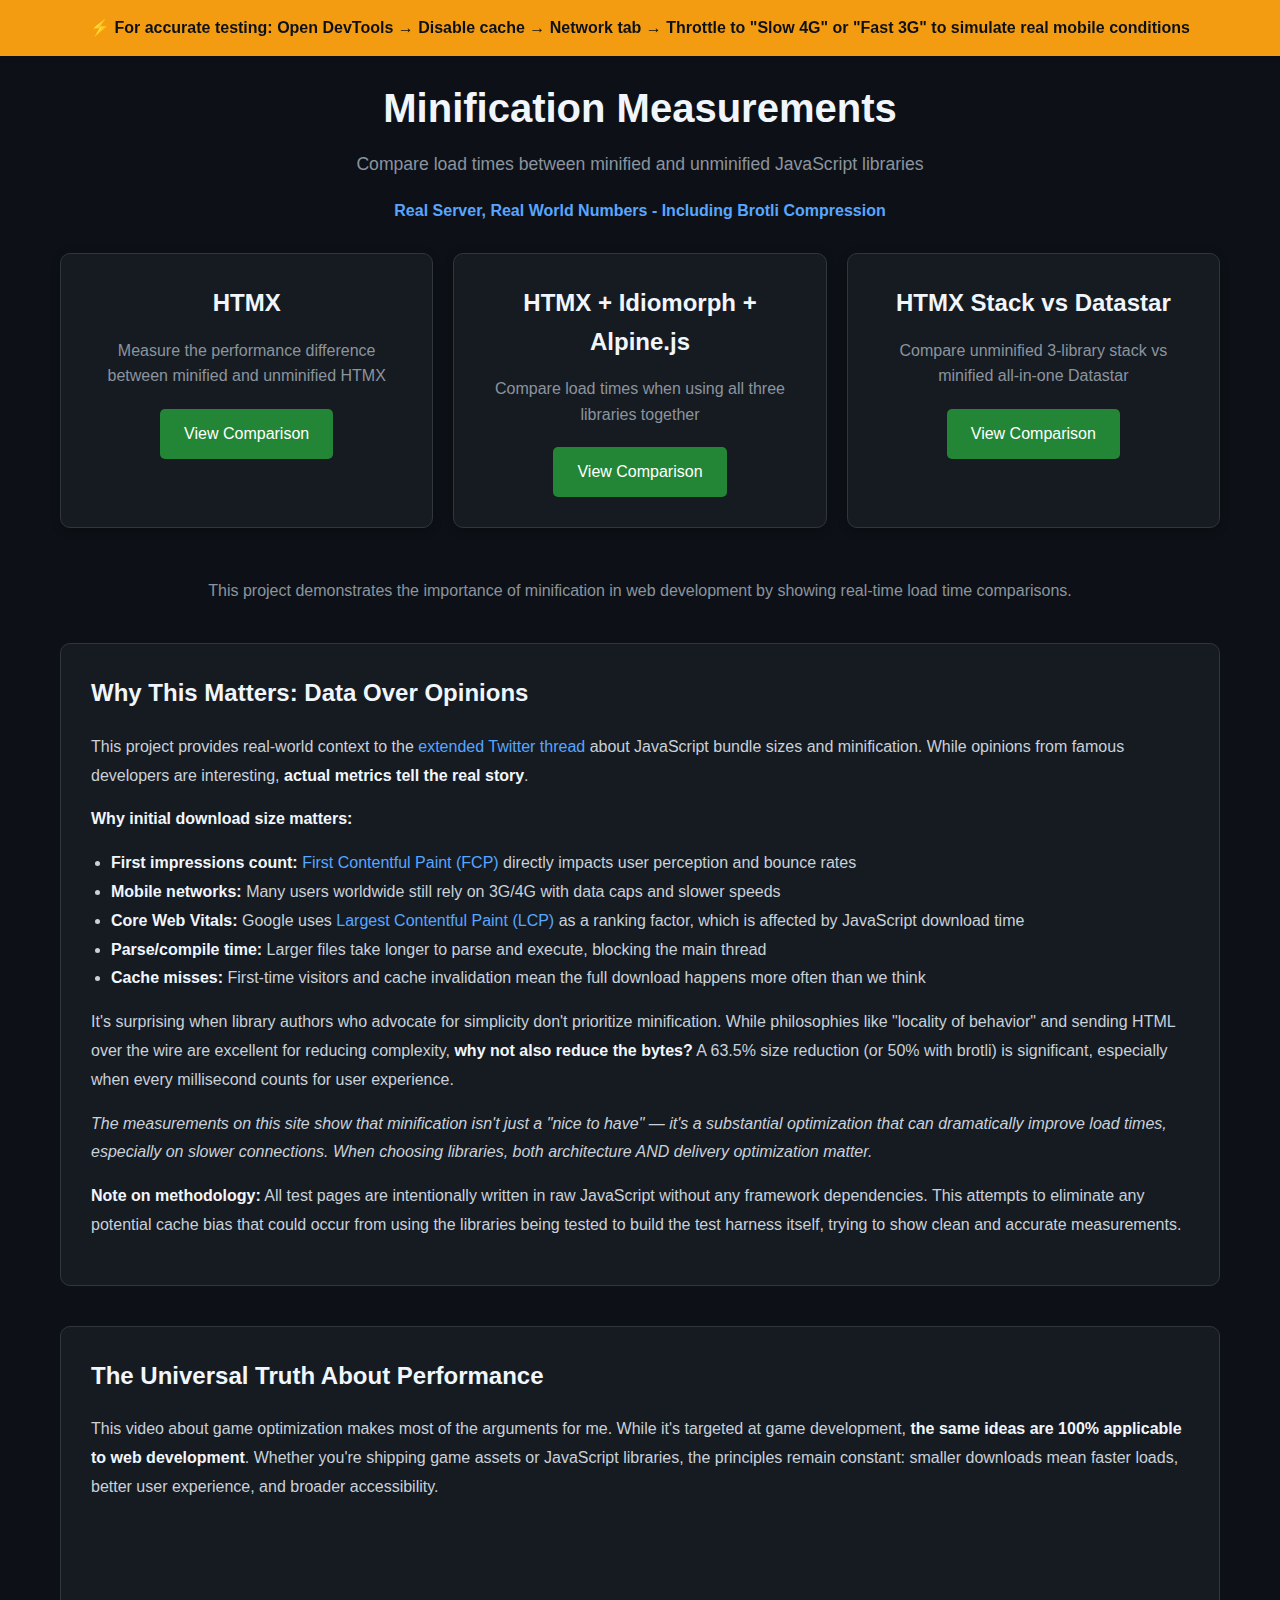
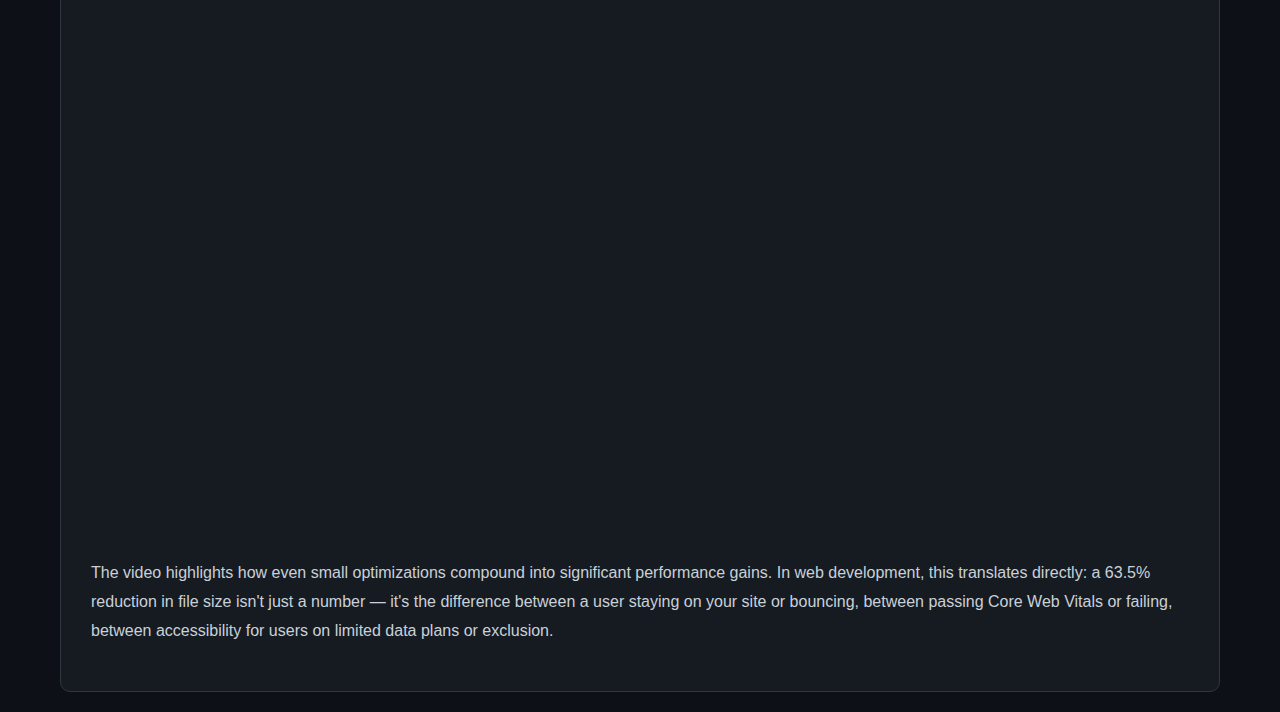
<file: index.html>
<!DOCTYPE html>
<html lang="en">
<head>
    <meta charset="UTF-8">
    <meta name="viewport" content="width=device-width, initial-scale=1.0">
    <title>Minification Measurements</title>
    <link rel="icon" href="data:image/svg+xml,<svg xmlns='http://www.w3.org/2000/svg' viewBox='0 0 32 32'><rect width='32' height='32' fill='%2358a6ff'/><text x='16' y='24' text-anchor='middle' fill='black' font-family='Arial' font-size='20' font-weight='bold'>M</text></svg>">
    <link rel="stylesheet" href="css/styles.css">
</head>
<body>
    <div class="warning-banner">
        ⚡ For accurate testing: Open DevTools → Disable cache → Network tab → Throttle to "Slow 4G" or "Fast 3G" to simulate real mobile conditions
    </div>
    <div class="container">
        <h1>Minification Measurements</h1>
        <p class="subtitle">Compare load times between minified and unminified JavaScript libraries</p>
        <p class="subtitle-highlight">Real Server, Real World Numbers - Including Brotli Compression</p>
        
        <div class="library-grid">
            <div class="library-card">
                <h2>HTMX</h2>
                <p>Measure the performance difference between minified and unminified HTMX</p>
                <a href="htmx/">View Comparison</a>
            </div>
            
            <div class="library-card">
                <h2>HTMX + Idiomorph + Alpine.js</h2>
                <p>Compare load times when using all three libraries together</p>
                <a href="htmx_idiomorph_alpine/">View Comparison</a>
            </div>
            
            <div class="library-card">
                <h2>HTMX Stack vs Datastar</h2>
                <p>Compare unminified 3-library stack vs minified all-in-one Datastar</p>
                <a href="htmx_idiomorph_alpine_vs_datastar/">View Comparison</a>
            </div>
        </div>
        
        <div class="text-center text-muted mt-50">
            <p>This project demonstrates the importance of minification in web development by showing real-time load time comparisons.</p>
        </div>
        
        <div class="info-section">
            <h2>Why This Matters: Data Over Opinions</h2>
            
            <p>
                This project provides real-world context to the <a href="https://x.com/anders_murphy/status/1936032799250686323" target="_blank">extended Twitter thread</a> 
                about JavaScript bundle sizes and minification. While opinions from famous developers are interesting, 
                <strong>actual metrics tell the real story</strong>.
            </p>
            
            <p>
                <strong>Why initial download size matters:</strong>
            </p>
            
            <ul>
                <li><strong>First impressions count:</strong> <a href="https://web.dev/articles/fcp" target="_blank">First Contentful Paint (FCP)</a> directly impacts user perception and bounce rates</li>
                <li><strong>Mobile networks:</strong> Many users worldwide still rely on 3G/4G with data caps and slower speeds</li>
                <li><strong>Core Web Vitals:</strong> Google uses <a href="https://web.dev/articles/lcp" target="_blank">Largest Contentful Paint (LCP)</a> as a ranking factor, which is affected by JavaScript download time</li>
                <li><strong>Parse/compile time:</strong> Larger files take longer to parse and execute, blocking the main thread</li>
                <li><strong>Cache misses:</strong> First-time visitors and cache invalidation mean the full download happens more often than we think</li>
            </ul>
            
            <p>
                It's surprising when library authors who advocate for simplicity don't prioritize minification. 
                While philosophies like "locality of behavior" and sending HTML over the wire are excellent for reducing complexity, 
                <strong>why not also reduce the bytes?</strong> A 63.5% size reduction (or 50% with brotli) is significant, 
                especially when every millisecond counts for user experience.
            </p>
            
            <p class="info-section-italic">
                The measurements on this site show that minification isn't just a "nice to have" — it's a substantial optimization 
                that can dramatically improve load times, especially on slower connections. When choosing libraries, both architecture 
                AND delivery optimization matter.
            </p>
            
            <p>
                <strong>Note on methodology:</strong> All test pages are intentionally written in raw JavaScript without any 
                framework dependencies. This attempts to eliminate any potential cache bias that could occur from using the libraries 
                being tested to build the test harness itself, trying to show clean and accurate measurements.
            </p>
        </div>
        
        <div class="info-section">
            <h2>The Universal Truth About Performance</h2>
            
            <p>
                This video about game optimization makes most of the arguments for me. While it's targeted at game development, 
                <strong>the same ideas are 100% applicable to web development</strong>. Whether you're shipping game assets or 
                JavaScript libraries, the principles remain constant: smaller downloads mean faster loads, better user experience, 
                and broader accessibility.
            </p>
            
            <div style="position: relative; padding-bottom: 56.25%; height: 0; overflow: hidden; max-width: 100%; margin: 20px 0;">
                <iframe 
                    src="https://www.youtube.com/embed/x2EOOJg8FkA" 
                    title="YouTube video player" 
                    frameborder="0" 
                    allow="accelerometer; autoplay; clipboard-write; encrypted-media; gyroscope; picture-in-picture; web-share" 
                    allowfullscreen
                    style="position: absolute; top: 0; left: 0; width: 100%; height: 100%;">
                </iframe>
            </div>
            
            <p>
                The video highlights how even small optimizations compound into significant performance gains. In web development, 
                this translates directly: a 63.5% reduction in file size isn't just a number — it's the difference between a 
                user staying on your site or bouncing, between passing Core Web Vitals or failing, between accessibility for 
                users on limited data plans or exclusion.
            </p>
        </div>
    </div>
</body>
</html>
</file>
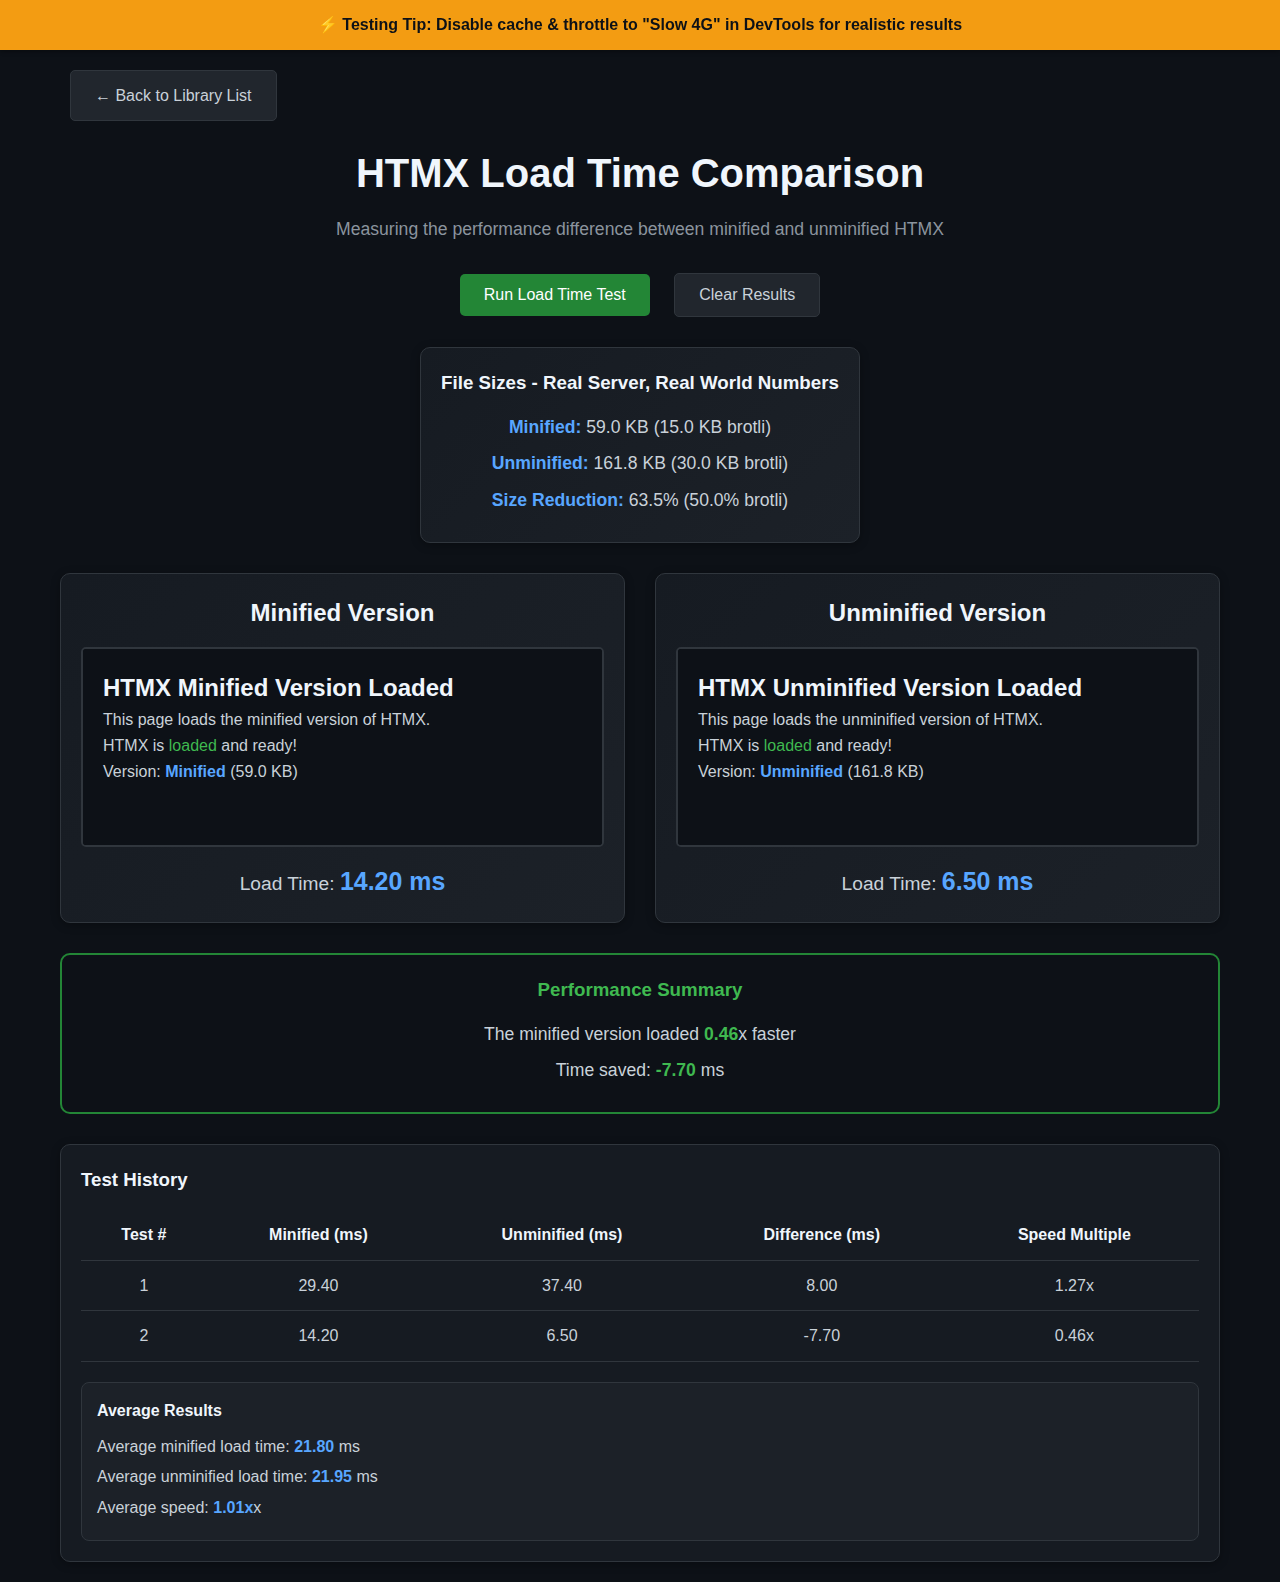
<file: htmx/index.html>
<!DOCTYPE html>
<html lang="en">
<head>
    <meta charset="UTF-8">
    <meta name="viewport" content="width=device-width, initial-scale=1.0">
    <title>HTMX Load Time Comparison - Minified vs Unminified</title>
    <link rel="icon" href="data:image/svg+xml,<svg xmlns='http://www.w3.org/2000/svg' viewBox='0 0 32 32'><rect width='32' height='32' fill='%2358a6ff'/><text x='16' y='24' text-anchor='middle' fill='black' font-family='Arial' font-size='20' font-weight='bold'>H</text></svg>">
    <link rel="stylesheet" href="../css/styles.css">
</head>
<body>
    <div class="warning-banner warning-banner-compact">
        ⚡ Testing Tip: Disable cache & throttle to "Slow 4G" in DevTools for realistic results
    </div>
    <div class="container">
        <div class="back-button">
            <a href="../" class="btn btn-secondary">← Back to Library List</a>
        </div>
        <h1>HTMX Load Time Comparison</h1>
        <p class="subtitle">Measuring the performance difference between minified and unminified HTMX</p>
        
        <div class="controls">
            <button id="runTest" class="btn btn-primary">Run Load Time Test</button>
            <button id="clearResults" class="btn btn-secondary">Clear Results</button>
        </div>

        <div class="stats-container">
            <div class="stat-card">
                <h3>File Sizes - Real Server, Real World Numbers</h3>
                <div class="file-info">
                    <p><strong>Minified:</strong> <span id="minifiedSize">59.0 KB</span> (15.0 KB brotli)</p>
                    <p><strong>Unminified:</strong> <span id="unminifiedSize">161.8 KB</span> (30.0 KB brotli)</p>
                    <p><strong>Size Reduction:</strong> <span id="sizeReduction">63.5%</span> (50.0% brotli)</p>
                </div>
            </div>
        </div>

        <div class="results-container">
            <div class="result-section">
                <h2>Minified Version</h2>
                <div class="iframe-container">
                    <iframe id="minifiedFrame" src="minified.html"></iframe>
                </div>
                <div class="timing-info">
                    <p>Load Time: <span id="minifiedTime" class="time">-</span></p>
                </div>
            </div>
            
            <div class="result-section">
                <h2>Unminified Version</h2>
                <div class="iframe-container">
                    <iframe id="unminifiedFrame" src="unminified.html"></iframe>
                </div>
                <div class="timing-info">
                    <p>Load Time: <span id="unminifiedTime" class="time">-</span></p>
                </div>
            </div>
        </div>

        <div class="comparison-summary" id="summary" style="display: none;">
            <h3>Performance Summary</h3>
            <p>The minified version loaded <span id="speedMultiple">-</span>x faster</p>
            <p>Time saved: <span id="timeSaved">-</span> ms</p>
        </div>

        <div class="test-results" id="testResults">
            <h3>Test History</h3>
            <table id="resultsTable">
                <thead>
                    <tr>
                        <th>Test #</th>
                        <th>Minified (ms)</th>
                        <th>Unminified (ms)</th>
                        <th>Difference (ms)</th>
                        <th>Speed Multiple</th>
                    </tr>
                </thead>
                <tbody id="resultsBody">
                </tbody>
            </table>
            <div class="average-results" id="averageResults" style="display: none;">
                <h4>Average Results</h4>
                <p>Average minified load time: <span id="avgMinified">-</span> ms</p>
                <p>Average unminified load time: <span id="avgUnminified">-</span> ms</p>
                <p>Average speed: <span id="avgImprovement">-</span>x</p>
            </div>
        </div>
    </div>

    <script src="../js/performance-test.js"></script>
</body>
</html>
</file>
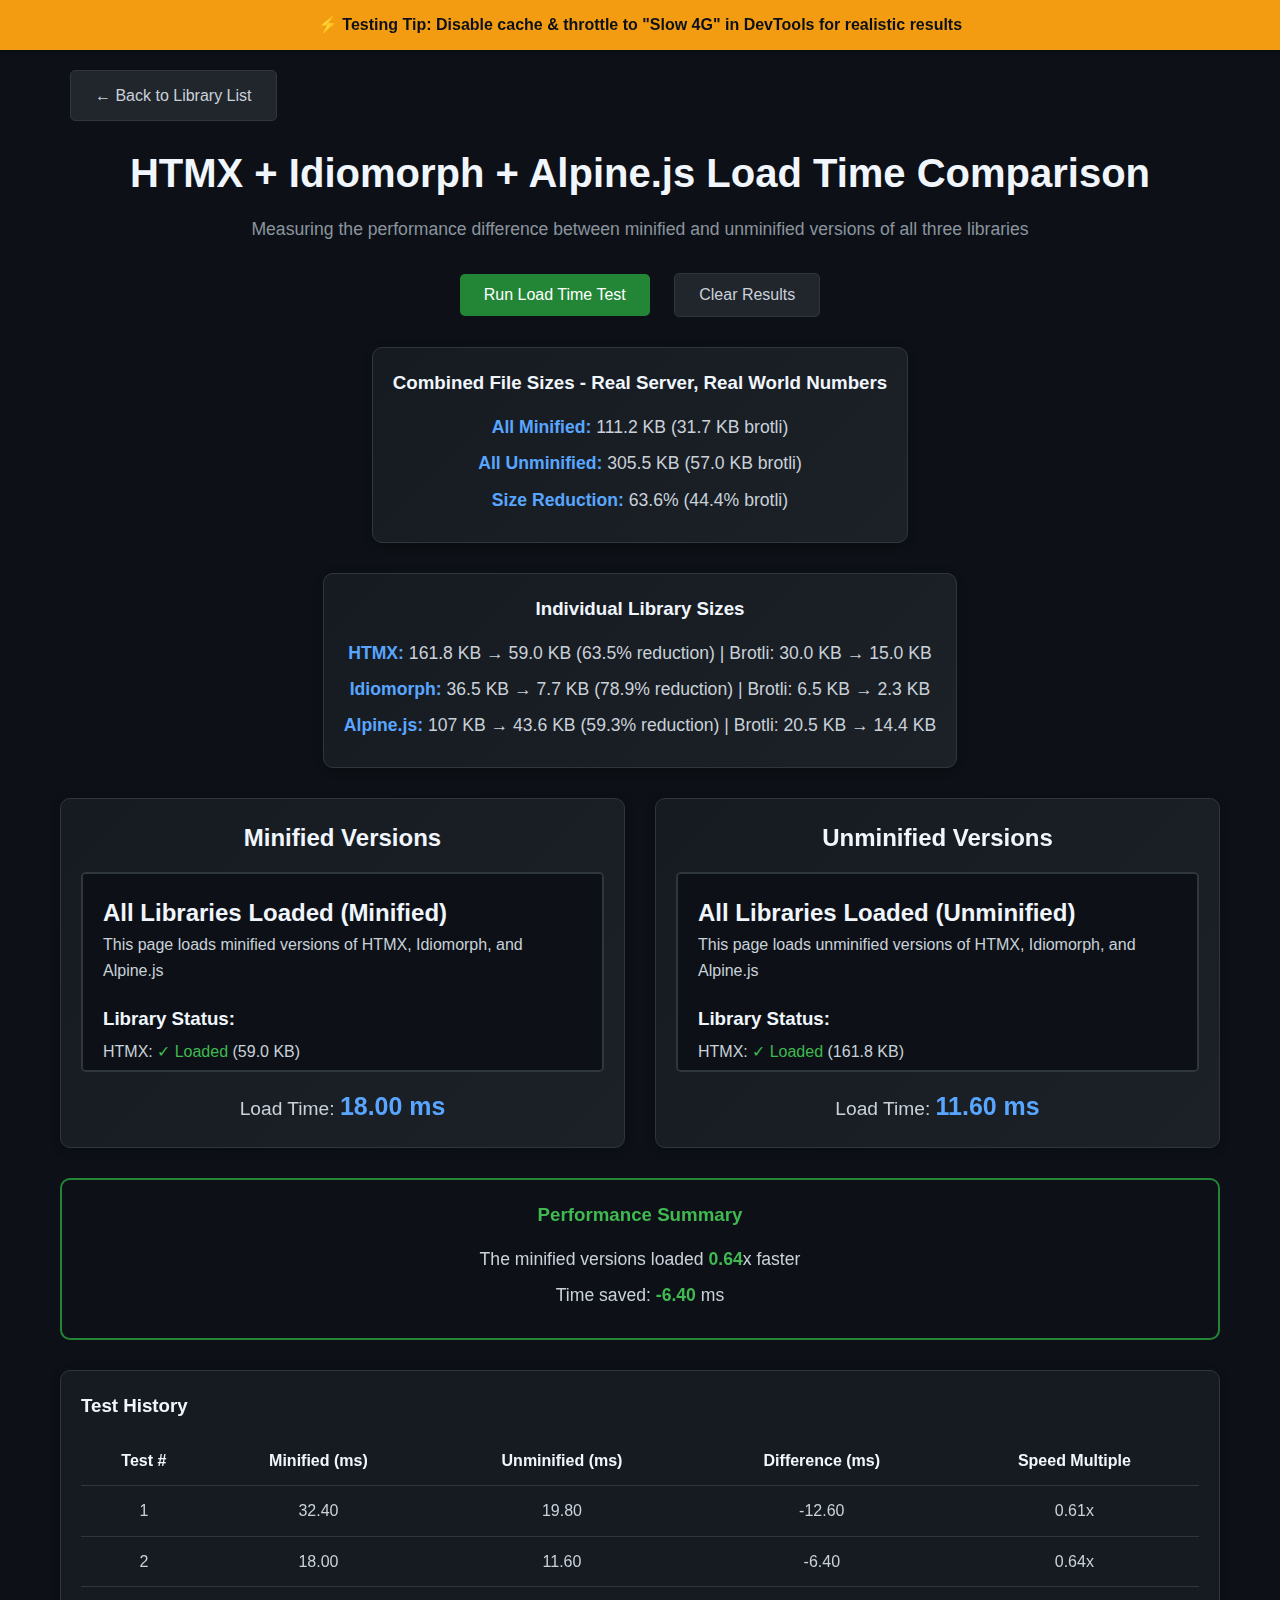
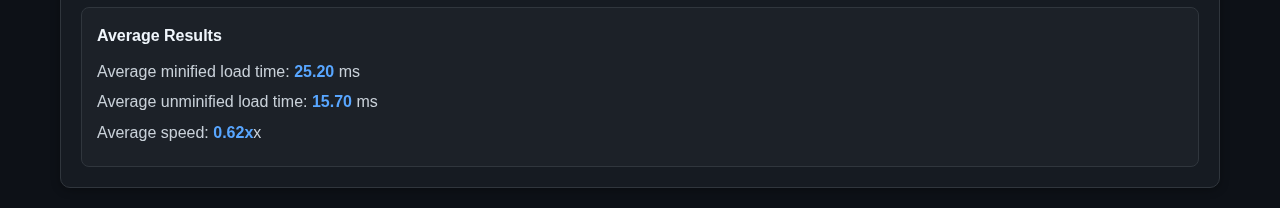
<file: htmx_idiomorph_alpine/index.html>
<!DOCTYPE html>
<html lang="en">
<head>
    <meta charset="UTF-8">
    <meta name="viewport" content="width=device-width, initial-scale=1.0">
    <title>HTMX + Idiomorph + Alpine.js Load Time Comparison</title>
    <link rel="icon" href="data:image/svg+xml,<svg xmlns='http://www.w3.org/2000/svg' viewBox='0 0 32 32'><rect width='32' height='32' fill='%233498db'/><text x='16' y='24' text-anchor='middle' fill='white' font-family='Arial' font-size='20' font-weight='bold'>3</text></svg>">
    <link rel="stylesheet" href="../css/styles.css">
</head>
<body>
    <div class="warning-banner warning-banner-compact">
        ⚡ Testing Tip: Disable cache & throttle to "Slow 4G" in DevTools for realistic results
    </div>
    <div class="container">
        <div class="back-button">
            <a href="../" class="btn btn-secondary">← Back to Library List</a>
        </div>
        <h1>HTMX + Idiomorph + Alpine.js Load Time Comparison</h1>
        <p class="subtitle">Measuring the performance difference between minified and unminified versions of all three libraries</p>
        
        <div class="controls">
            <button id="runTest" class="btn btn-primary">Run Load Time Test</button>
            <button id="clearResults" class="btn btn-secondary">Clear Results</button>
        </div>

        <div class="stats-container">
            <div class="stat-card">
                <h3>Combined File Sizes - Real Server, Real World Numbers</h3>
                <div class="file-info">
                    <p><strong>All Minified:</strong> <span id="minifiedSize">111.2 KB</span> (31.7 KB brotli)</p>
                    <p><strong>All Unminified:</strong> <span id="unminifiedSize">305.5 KB</span> (57.0 KB brotli)</p>
                    <p><strong>Size Reduction:</strong> <span id="sizeReduction">63.6%</span> (44.4% brotli)</p>
                </div>
            </div>
        </div>

        <div class="stats-container stats-container-spaced">
            <div class="stat-card">
                <h3>Individual Library Sizes</h3>
                <div class="file-info">
                    <p><strong>HTMX:</strong> 161.8 KB → 59.0 KB (63.5% reduction) | Brotli: 30.0 KB → 15.0 KB</p>
                    <p><strong>Idiomorph:</strong> 36.5 KB → 7.7 KB (78.9% reduction) | Brotli: 6.5 KB → 2.3 KB</p>
                    <p><strong>Alpine.js:</strong> 107 KB → 43.6 KB (59.3% reduction) | Brotli: 20.5 KB → 14.4 KB</p>
                </div>
            </div>
        </div>

        <div class="results-container">
            <div class="result-section">
                <h2>Minified Versions</h2>
                <div class="iframe-container">
                    <iframe id="minifiedFrame" src="minified.html"></iframe>
                </div>
                <div class="timing-info">
                    <p>Load Time: <span id="minifiedTime" class="time">-</span></p>
                </div>
            </div>
            
            <div class="result-section">
                <h2>Unminified Versions</h2>
                <div class="iframe-container">
                    <iframe id="unminifiedFrame" src="unminified.html"></iframe>
                </div>
                <div class="timing-info">
                    <p>Load Time: <span id="unminifiedTime" class="time">-</span></p>
                </div>
            </div>
        </div>

        <div class="comparison-summary" id="summary" style="display: none;">
            <h3>Performance Summary</h3>
            <p>The minified versions loaded <span id="speedMultiple">-</span>x faster</p>
            <p>Time saved: <span id="timeSaved">-</span> ms</p>
        </div>

        <div class="test-results" id="testResults">
            <h3>Test History</h3>
            <table id="resultsTable">
                <thead>
                    <tr>
                        <th>Test #</th>
                        <th>Minified (ms)</th>
                        <th>Unminified (ms)</th>
                        <th>Difference (ms)</th>
                        <th>Speed Multiple</th>
                    </tr>
                </thead>
                <tbody id="resultsBody">
                </tbody>
            </table>
            <div class="average-results" id="averageResults" style="display: none;">
                <h4>Average Results</h4>
                <p>Average minified load time: <span id="avgMinified">-</span> ms</p>
                <p>Average unminified load time: <span id="avgUnminified">-</span> ms</p>
                <p>Average speed: <span id="avgImprovement">-</span>x</p>
            </div>
        </div>
    </div>

    <script src="../js/performance-test.js"></script>
</body>
</html>
</file>
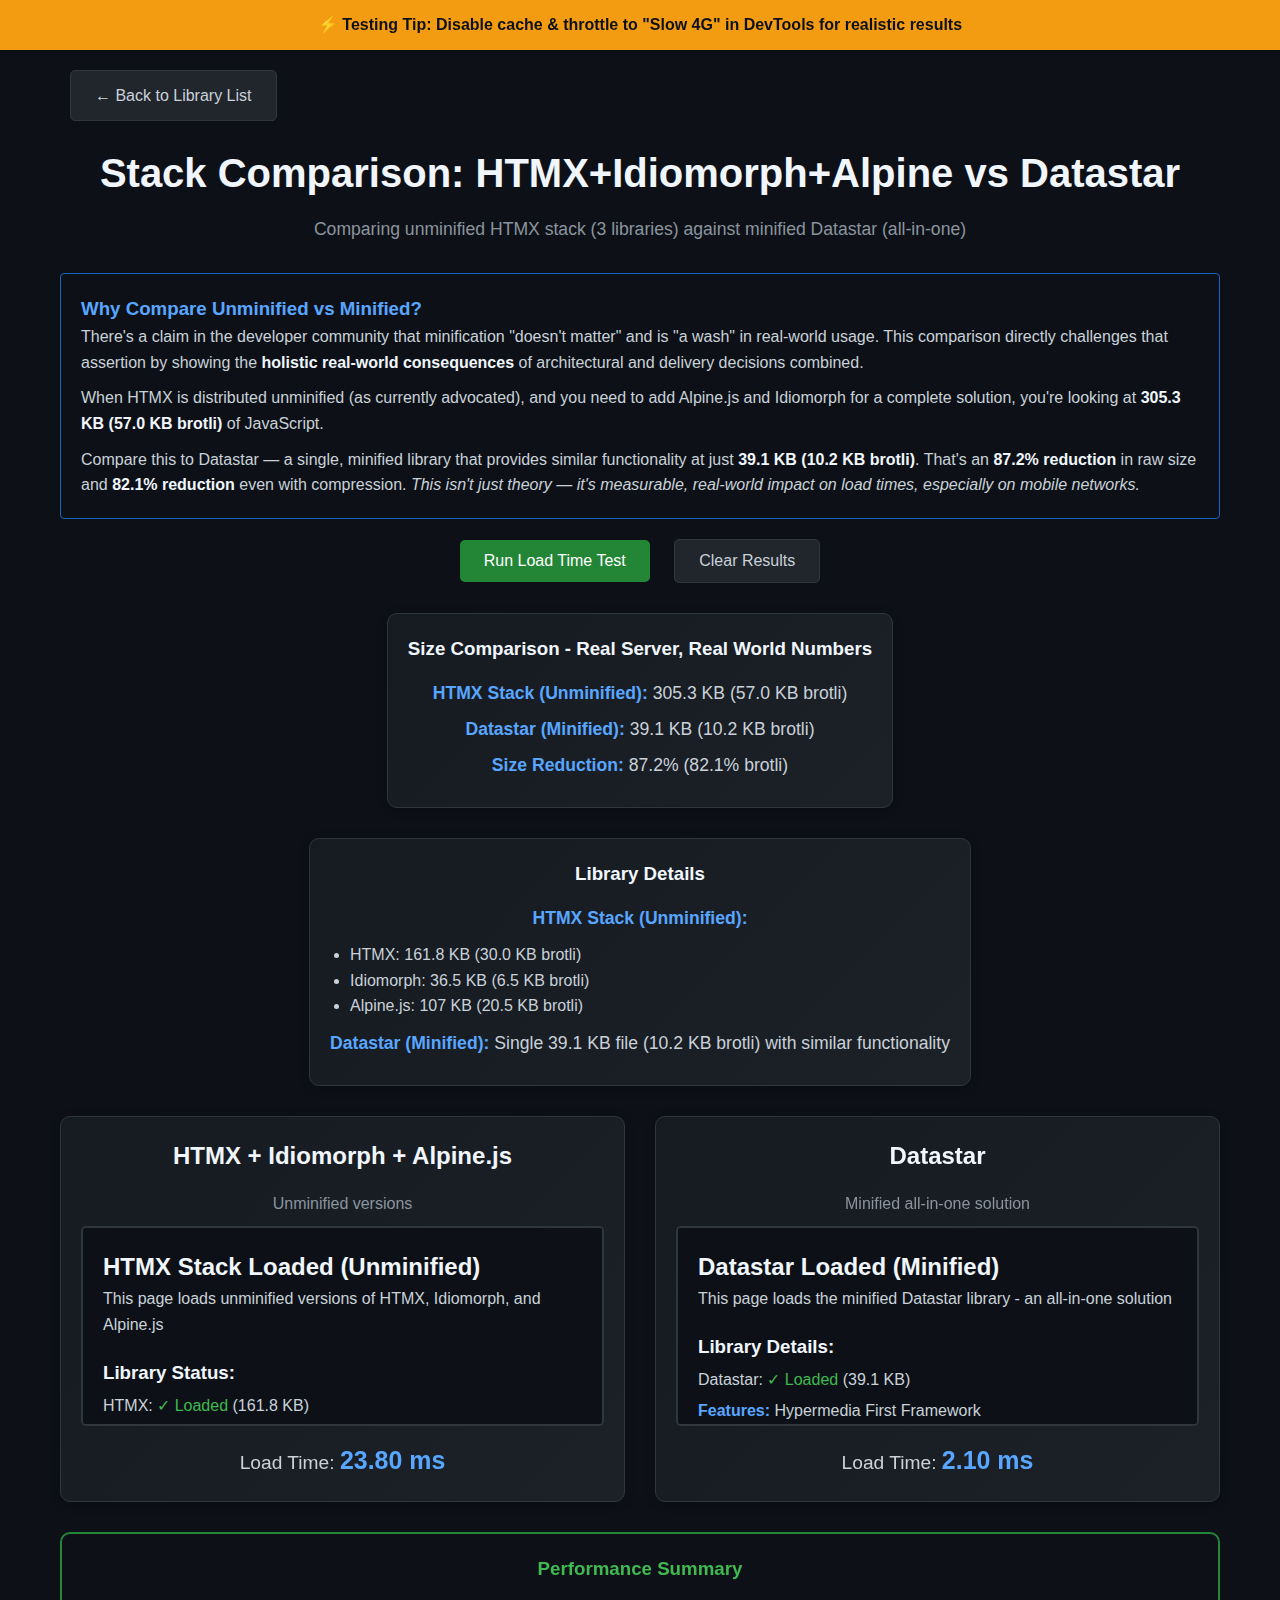
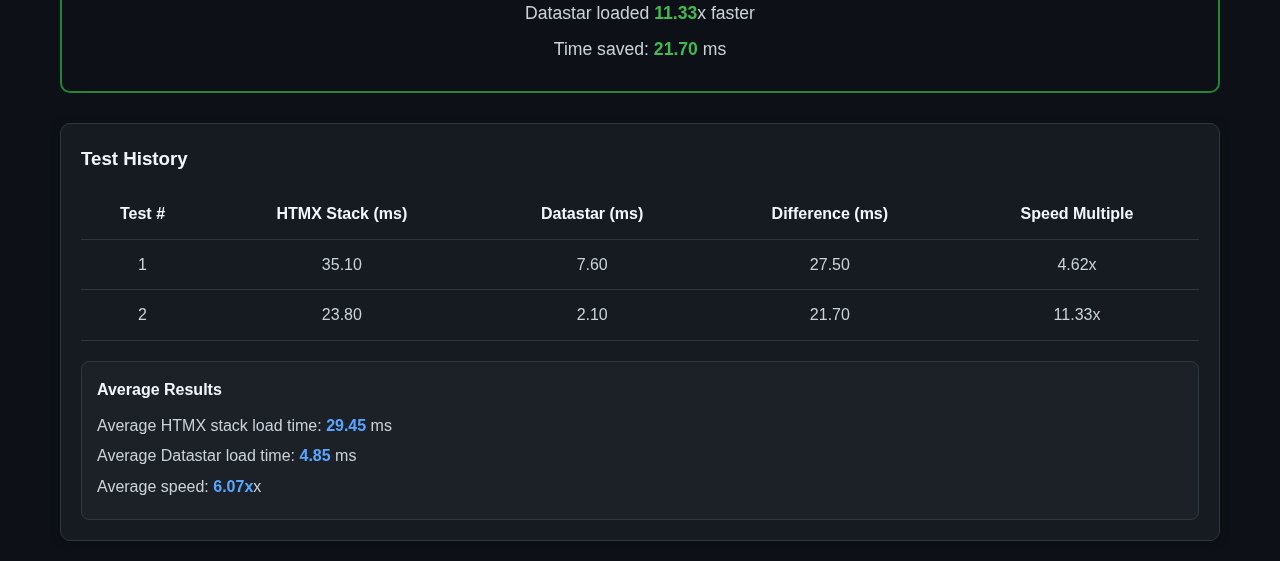
<file: htmx_idiomorph_alpine_vs_datastar/index.html>
<!DOCTYPE html>
<html lang="en">
<head>
    <meta charset="UTF-8">
    <meta name="viewport" content="width=device-width, initial-scale=1.0">
    <title>HTMX+Idiomorph+Alpine vs Datastar Comparison</title>
    <link rel="icon" href="data:image/svg+xml,<svg xmlns='http://www.w3.org/2000/svg' viewBox='0 0 32 32'><rect width='32' height='32' fill='%233498db'/><text x='16' y='24' text-anchor='middle' fill='white' font-family='Arial' font-size='20' font-weight='bold'>vs</text></svg>">
    <link rel="stylesheet" href="../css/styles.css">
</head>
<body>
    <div class="warning-banner warning-banner-compact">
        ⚡ Testing Tip: Disable cache & throttle to "Slow 4G" in DevTools for realistic results
    </div>
    <div class="container">
        <div class="back-button">
            <a href="../" class="btn btn-secondary">← Back to Library List</a>
        </div>
        <h1>Stack Comparison: HTMX+Idiomorph+Alpine vs Datastar</h1>
        <p class="subtitle">Comparing unminified HTMX stack (3 libraries) against minified Datastar (all-in-one)</p>
        
        <div class="info-box-blue">
            <h3>Why Compare Unminified vs Minified?</h3>
            <p>
                There's a claim in the developer community that minification "doesn't matter" and is "a wash" in real-world usage. 
                This comparison directly challenges that assertion by showing the <strong>holistic real-world consequences</strong> 
                of architectural and delivery decisions combined.
            </p>
            <p>
                When HTMX is distributed unminified (as currently advocated), and you need to add Alpine.js and Idiomorph 
                for a complete solution, you're looking at <strong>305.3 KB (57.0 KB brotli)</strong> of JavaScript.
            </p>
            <p>
                Compare this to Datastar — a single, minified library that provides similar functionality at just 
                <strong>39.1 KB (10.2 KB brotli)</strong>. That's an <strong>87.2% reduction</strong> in raw size 
                and <strong>82.1% reduction</strong> even with compression. <em>This isn't just theory — it's measurable, 
                real-world impact on load times, especially on mobile networks.</em>
            </p>
        </div>
        
        <div class="controls">
            <button id="runTest" class="btn btn-primary">Run Load Time Test</button>
            <button id="clearResults" class="btn btn-secondary">Clear Results</button>
        </div>

        <div class="stats-container">
            <div class="stat-card">
                <h3>Size Comparison - Real Server, Real World Numbers</h3>
                <div class="file-info">
                    <p><strong>HTMX Stack (Unminified):</strong> <span id="stackSize">305.3 KB</span> (57.0 KB brotli)</p>
                    <p><strong>Datastar (Minified):</strong> <span id="datastarSize">39.1 KB</span> (10.2 KB brotli)</p>
                    <p><strong>Size Reduction:</strong> <span id="sizeReduction">87.2%</span> (82.1% brotli)</p>
                </div>
            </div>
        </div>

        <div class="stats-container stats-container-spaced">
            <div class="stat-card">
                <h3>Library Details</h3>
                <div class="file-info">
                    <p><strong>HTMX Stack (Unminified):</strong></p>
                    <ul>
                        <li>HTMX: 161.8 KB (30.0 KB brotli)</li>
                        <li>Idiomorph: 36.5 KB (6.5 KB brotli)</li>
                        <li>Alpine.js: 107 KB (20.5 KB brotli)</li>
                    </ul>
                    <p><strong>Datastar (Minified):</strong> Single 39.1 KB file (10.2 KB brotli) with similar functionality</p>
                </div>
            </div>
        </div>

        <div class="results-container">
            <div class="result-section">
                <h2>HTMX + Idiomorph + Alpine.js</h2>
                <p class="result-section-subtitle">Unminified versions</p>
                <div class="iframe-container">
                    <iframe id="stackFrame" src="htmx_stack.html"></iframe>
                </div>
                <div class="timing-info">
                    <p>Load Time: <span id="stackTime" class="time">-</span></p>
                </div>
            </div>
            
            <div class="result-section">
                <h2>Datastar</h2>
                <p class="result-section-subtitle">Minified all-in-one solution</p>
                <div class="iframe-container">
                    <iframe id="datastarFrame" src="datastar.html"></iframe>
                </div>
                <div class="timing-info">
                    <p>Load Time: <span id="datastarTime" class="time">-</span></p>
                </div>
            </div>
        </div>

        <div class="comparison-summary" id="summary" style="display: none;">
            <h3>Performance Summary</h3>
            <p>Datastar loaded <span id="speedMultiple">-</span>x faster</p>
            <p>Time saved: <span id="timeSaved">-</span> ms</p>
        </div>

        <div class="test-results" id="testResults">
            <h3>Test History</h3>
            <table id="resultsTable">
                <thead>
                    <tr>
                        <th>Test #</th>
                        <th>HTMX Stack (ms)</th>
                        <th>Datastar (ms)</th>
                        <th>Difference (ms)</th>
                        <th>Speed Multiple</th>
                    </tr>
                </thead>
                <tbody id="resultsBody">
                </tbody>
            </table>
            <div class="average-results" id="averageResults" style="display: none;">
                <h4>Average Results</h4>
                <p>Average HTMX stack load time: <span id="avgStack">-</span> ms</p>
                <p>Average Datastar load time: <span id="avgDatastar">-</span> ms</p>
                <p>Average speed: <span id="avgImprovement">-</span>x</p>
            </div>
        </div>
    </div>

    <script src="../js/performance-test-comparison.js"></script>
</body>
</html>
</file>
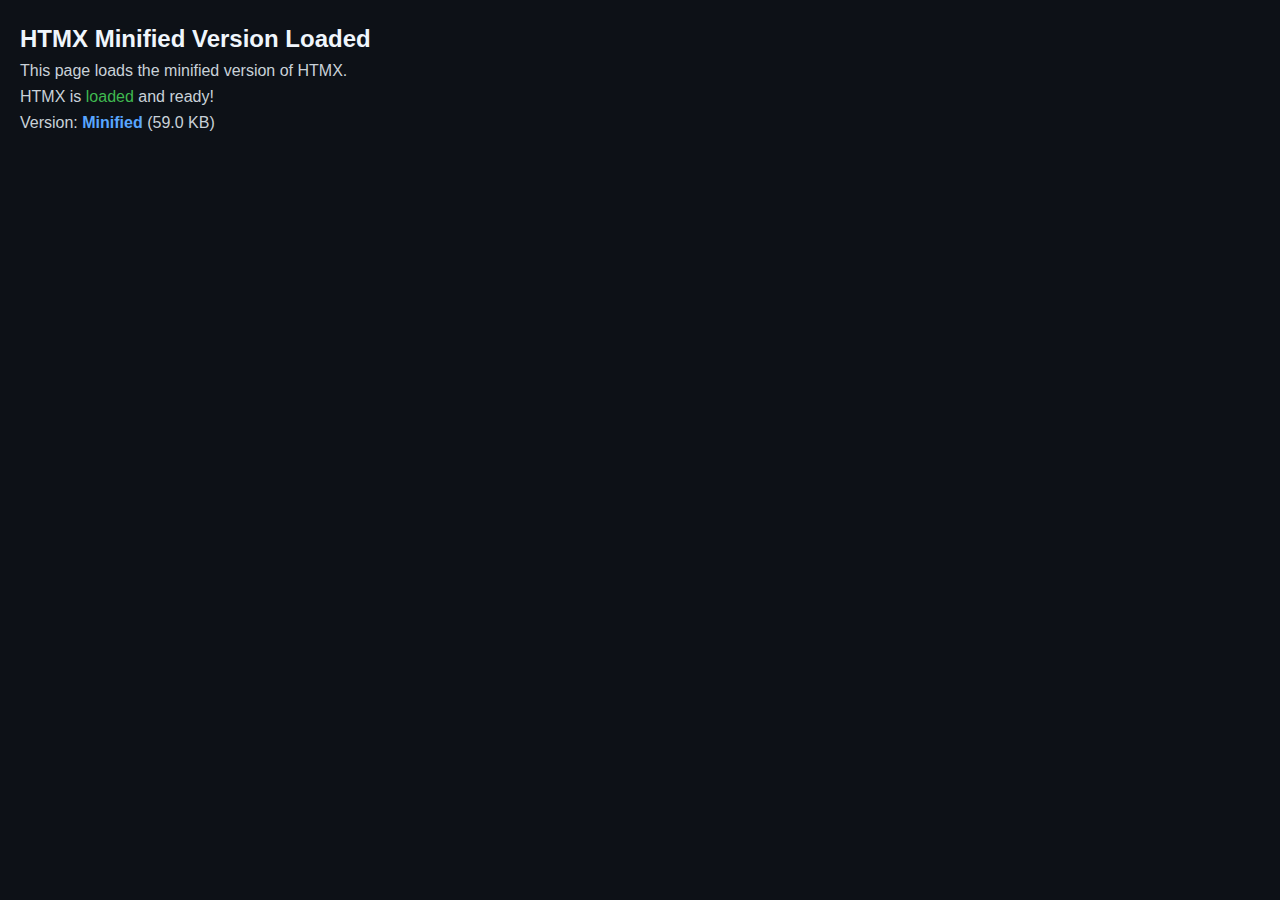
<file: htmx/minified.html>
<!DOCTYPE html>
<html lang="en">
<head>
    <meta charset="UTF-8">
    <meta name="viewport" content="width=device-width, initial-scale=1.0">
    <title>HTMX Minified Test</title>
    <script>
        window.loadStartTime = performance.now();
    </script>
    <script src="../js/htmx.min.js"></script>
    <script>
        htmx.onLoad(function() {
            window.loadEndTime = performance.now();
            window.totalLoadTime = window.loadEndTime - window.loadStartTime;
            
            // Send timing data to parent window
            if (window.parent !== window) {
                window.parent.postMessage({
                    type: 'loadComplete',
                    version: 'minified',
                    time: window.totalLoadTime
                }, '*');
            }
        });
    </script>
    <link rel="stylesheet" href="../css/styles.css">
</head>
<body class="test-page">
    <h2>HTMX Minified Version Loaded</h2>
    <p>This page loads the minified version of HTMX.</p>
    <div>
        <p>HTMX is <span class="status-loaded">loaded</span> and ready!</p>
        <p>Version: <strong>Minified</strong> (59.0 KB)</p>
    </div>
</body>
</html>
</file>
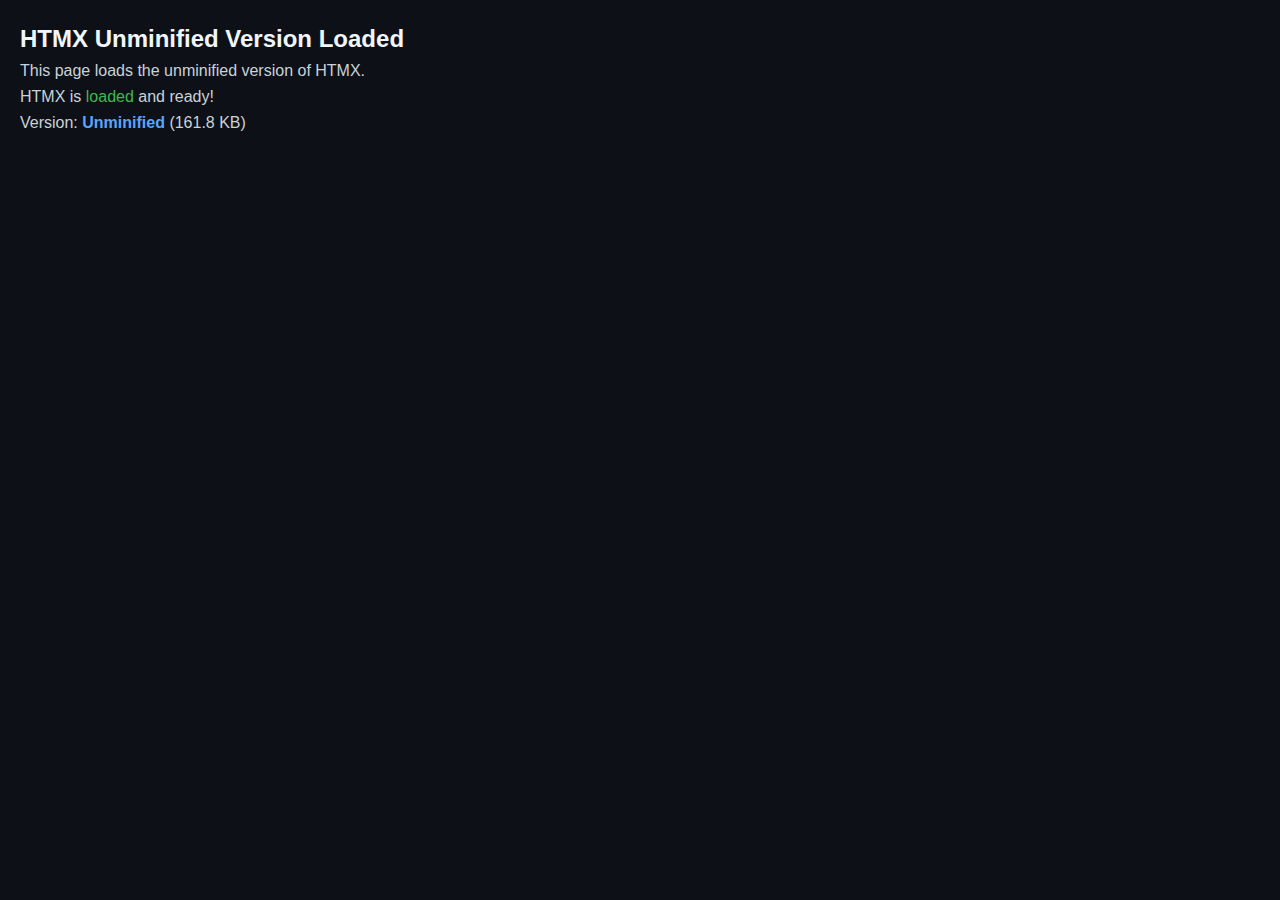
<file: htmx/unminified.html>
<!DOCTYPE html>
<html lang="en">
<head>
    <meta charset="UTF-8">
    <meta name="viewport" content="width=device-width, initial-scale=1.0">
    <title>HTMX Unminified Test</title>
    <script>
        window.loadStartTime = performance.now();
    </script>
    <script src="../js/htmx.js"></script>
    <script>
        htmx.onLoad(function() {
            window.loadEndTime = performance.now();
            window.totalLoadTime = window.loadEndTime - window.loadStartTime;
            
            // Send timing data to parent window
            if (window.parent !== window) {
                window.parent.postMessage({
                    type: 'loadComplete',
                    version: 'unminified',
                    time: window.totalLoadTime
                }, '*');
            }
        });
    </script>
    <link rel="stylesheet" href="../css/styles.css">
</head>
<body class="test-page">
    <h2>HTMX Unminified Version Loaded</h2>
    <p>This page loads the unminified version of HTMX.</p>
    <div>
        <p>HTMX is <span class="status-loaded">loaded</span> and ready!</p>
        <p>Version: <strong>Unminified</strong> (161.8 KB)</p>
    </div>
</body>
</html>
</file>
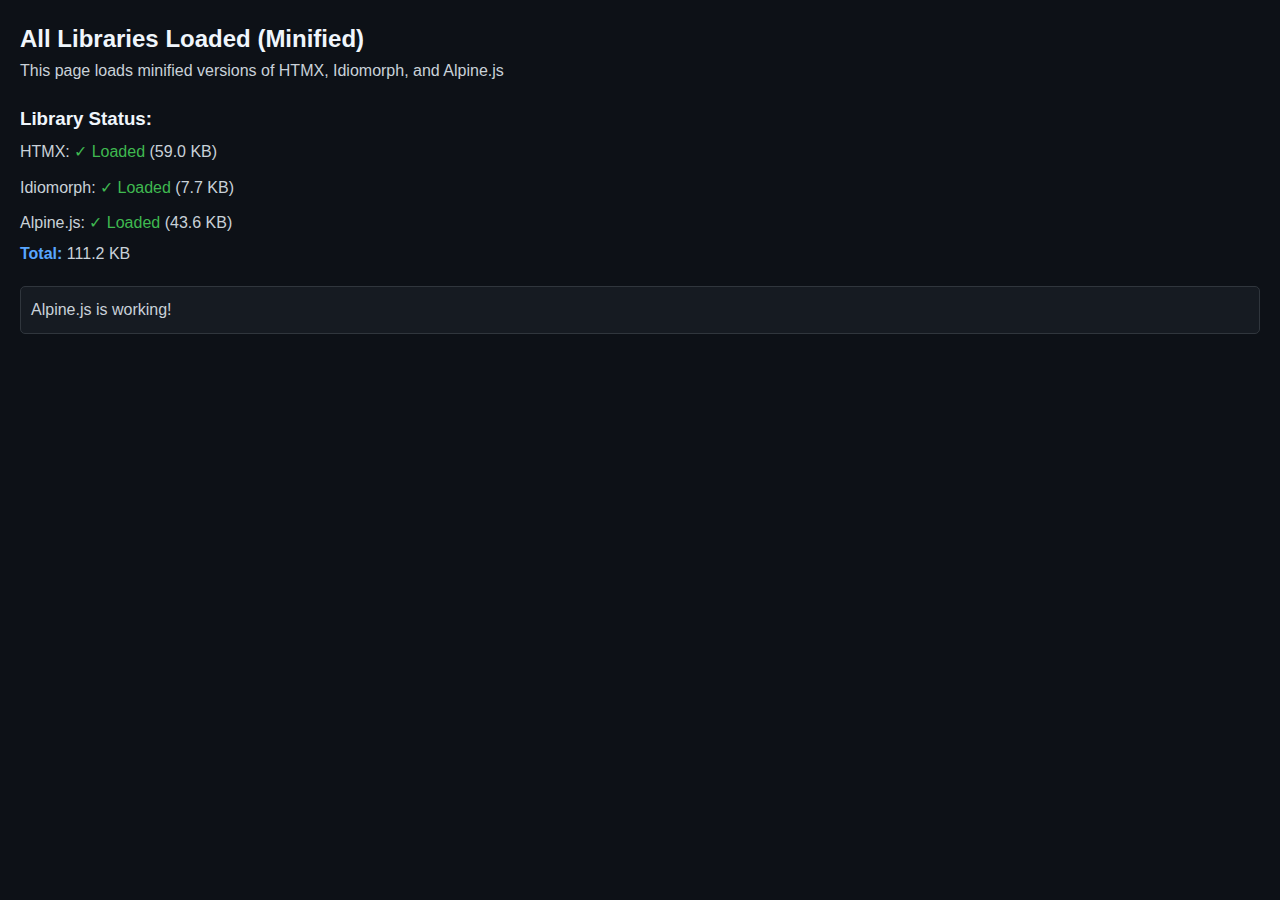
<file: htmx_idiomorph_alpine/minified.html>
<!DOCTYPE html>
<html lang="en">
<head>
    <meta charset="UTF-8">
    <meta name="viewport" content="width=device-width, initial-scale=1.0">
    <title>HTMX + Idiomorph + Alpine.js Minified Test</title>
    <link rel="stylesheet" href="../css/styles.css">
    <script>
        window.loadStartTime = performance.now();
        window.librariesLoaded = 0;
        window.totalLibraries = 3;
        
        function checkAllLoaded() {
            window.librariesLoaded++;
            if (window.librariesLoaded === window.totalLibraries) {
                window.loadEndTime = performance.now();
                window.totalLoadTime = window.loadEndTime - window.loadStartTime;
                
                // Send timing data to parent window
                if (window.parent !== window) {
                    window.parent.postMessage({
                        type: 'loadComplete',
                        version: 'minified',
                        time: window.totalLoadTime
                    }, '*');
                }
            }
        }
    </script>
    <script src="../js/htmx.min.js"></script>
    <script src="../js/idiomorph.min.js"></script>
    <script defer src="../js/alpine.min.js"></script>
    <script>
        // HTMX loaded
        htmx.onLoad(function() {
            checkAllLoaded();
        });
        
        // Idiomorph loads synchronously, so count it
        checkAllLoaded();
        
        // Alpine.js loaded (defer attribute)
        document.addEventListener('alpine:init', () => {
            checkAllLoaded();
        });
    </script>
</head>
<body class="test-page">
        <h2>All Libraries Loaded (Minified)</h2>
        <p>This page loads minified versions of HTMX, Idiomorph, and Alpine.js</p>
        
        <div class="stats-container-spaced">
            <h3>Library Status:</h3>
            <ul>
                <li>HTMX: <span class="status-loaded">✓ Loaded</span> (59.0 KB)</li>
                <li>Idiomorph: <span class="status-loaded">✓ Loaded</span> (7.7 KB)</li>
                <li>Alpine.js: <span class="status-loaded">✓ Loaded</span> (43.6 KB)</li>
            </ul>
            <p><strong>Total:</strong> 111.2 KB</p>
        </div>
        
        <!-- Alpine.js test -->
        <div x-data="{ message: 'Alpine.js is working!' }" class="test-demo">
            <p x-text="message"></p>
        </div>
</body>
</html>
</file>
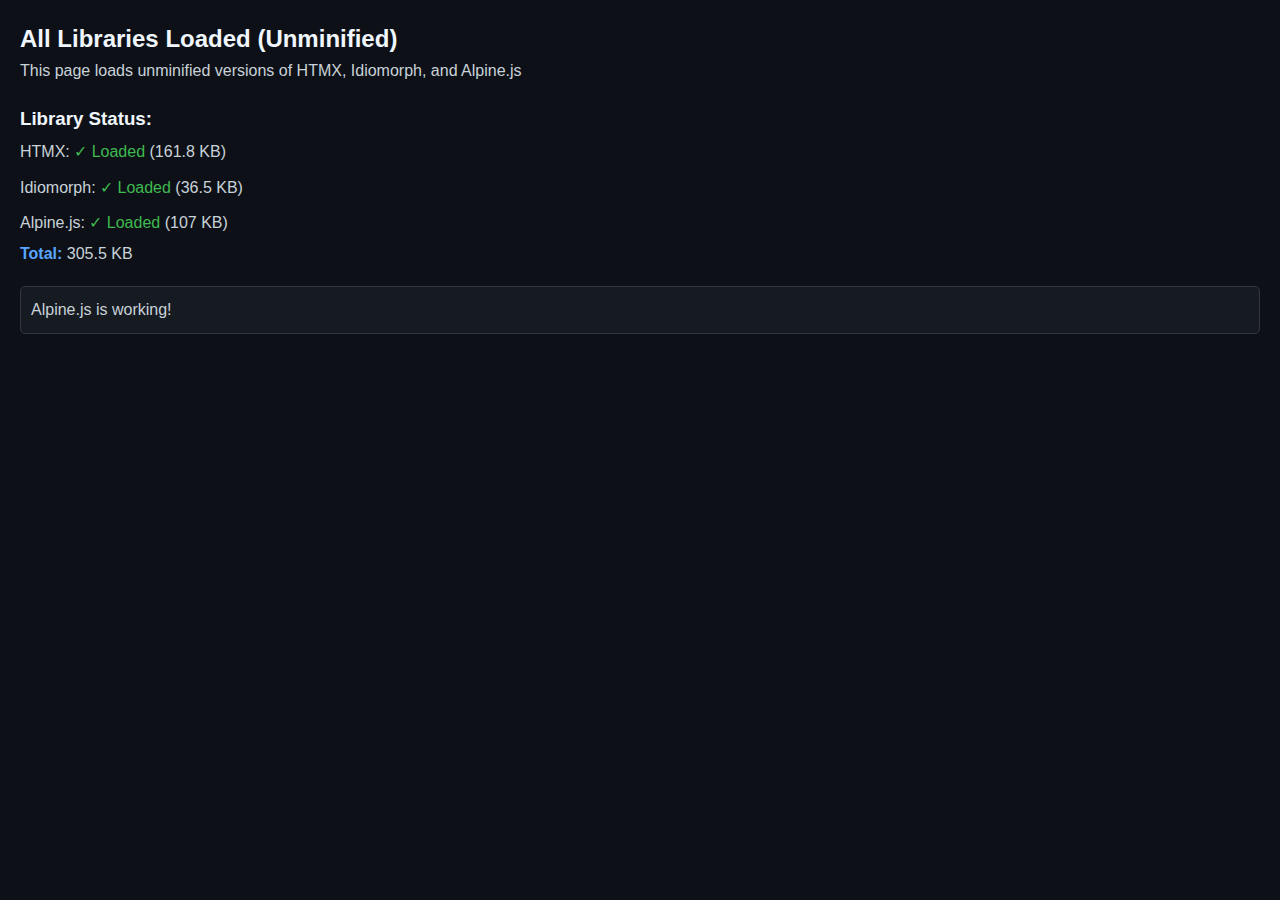
<file: htmx_idiomorph_alpine/unminified.html>
<!DOCTYPE html>
<html lang="en">
<head>
    <meta charset="UTF-8">
    <meta name="viewport" content="width=device-width, initial-scale=1.0">
    <title>HTMX + Idiomorph + Alpine.js Unminified Test</title>
    <link rel="stylesheet" href="../css/styles.css">
    <script>
        window.loadStartTime = performance.now();
        window.librariesLoaded = 0;
        window.totalLibraries = 3;
        
        function checkAllLoaded() {
            window.librariesLoaded++;
            if (window.librariesLoaded === window.totalLibraries) {
                window.loadEndTime = performance.now();
                window.totalLoadTime = window.loadEndTime - window.loadStartTime;
                
                // Send timing data to parent window
                if (window.parent !== window) {
                    window.parent.postMessage({
                        type: 'loadComplete',
                        version: 'unminified',
                        time: window.totalLoadTime
                    }, '*');
                }
            }
        }
    </script>
    <script src="../js/htmx.js"></script>
    <script src="../js/idiomorph.js"></script>
    <script defer src="../js/alpine.js"></script>
    <script>
        // HTMX loaded
        htmx.onLoad(function() {
            checkAllLoaded();
        });
        
        // Idiomorph loads synchronously, so count it
        checkAllLoaded();
        
        // Alpine.js loaded (defer attribute)
        document.addEventListener('alpine:init', () => {
            checkAllLoaded();
        });
    </script>
</head>
<body class="test-page">
        <h2>All Libraries Loaded (Unminified)</h2>
        <p>This page loads unminified versions of HTMX, Idiomorph, and Alpine.js</p>
        
        <div class="stats-container-spaced">
            <h3>Library Status:</h3>
            <ul>
                <li>HTMX: <span class="status-loaded">✓ Loaded</span> (161.8 KB)</li>
                <li>Idiomorph: <span class="status-loaded">✓ Loaded</span> (36.5 KB)</li>
                <li>Alpine.js: <span class="status-loaded">✓ Loaded</span> (107 KB)</li>
            </ul>
            <p><strong>Total:</strong> 305.5 KB</p>
        </div>
        
        <!-- Alpine.js test -->
        <div x-data="{ message: 'Alpine.js is working!' }" class="test-demo">
            <p x-text="message"></p>
        </div>
</body>
</html>
</file>
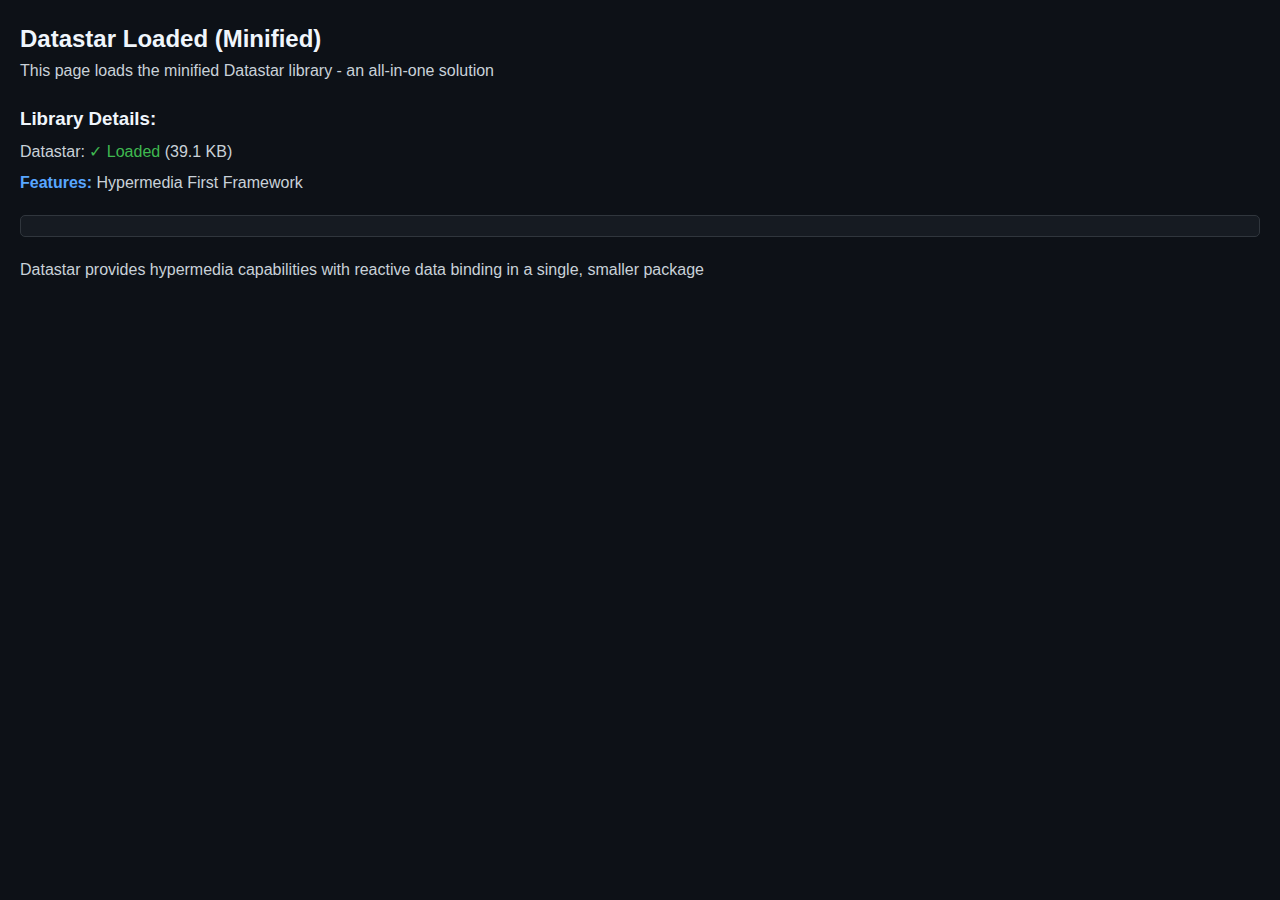
<file: htmx_idiomorph_alpine_vs_datastar/datastar.html>
<!DOCTYPE html>
<html lang="en">
<head>
    <meta charset="UTF-8">
    <meta name="viewport" content="width=device-width, initial-scale=1.0">
    <title>Datastar Test</title>
    <link rel="stylesheet" href="../css/styles.css">
    <script>
        window.loadStartTime = performance.now();
    </script>
    <script type="module" src="../js/datastar.js"></script>
    <script>
        // Datastar loaded
        window.addEventListener('load', function() {
            window.loadEndTime = performance.now();
            window.totalLoadTime = window.loadEndTime - window.loadStartTime;
            
            // Send timing data to parent window
            if (window.parent !== window) {
                window.parent.postMessage({
                    type: 'loadComplete',
                    version: 'datastar',
                    time: window.totalLoadTime
                }, '*');
            }
        });
    </script>
</head>
<body class="test-page">
        <h2>Datastar Loaded (Minified)</h2>
        <p>This page loads the minified Datastar library - an all-in-one solution</p>
        
        <div class="stats-container-spaced">
            <h3>Library Details:</h3>
            <ul>
                <li>Datastar: <span class="status-loaded">✓ Loaded</span> (39.1 KB)</li>
            </ul>
            <p><strong>Features:</strong> Hypermedia First Framework</p>
        </div>
        
        <!-- Datastar test (similar to Alpine.js syntax) -->
        <div data-star-signals='{"message": "Datastar is working!"}' class="test-demo">
            <p data-star-text="$message"></p>
        </div>
        
        <div class="stats-container-spaced">
            <p>Datastar provides hypermedia capabilities with reactive data binding in a single, smaller package</p>
        </div>
</body>
</html>
</file>
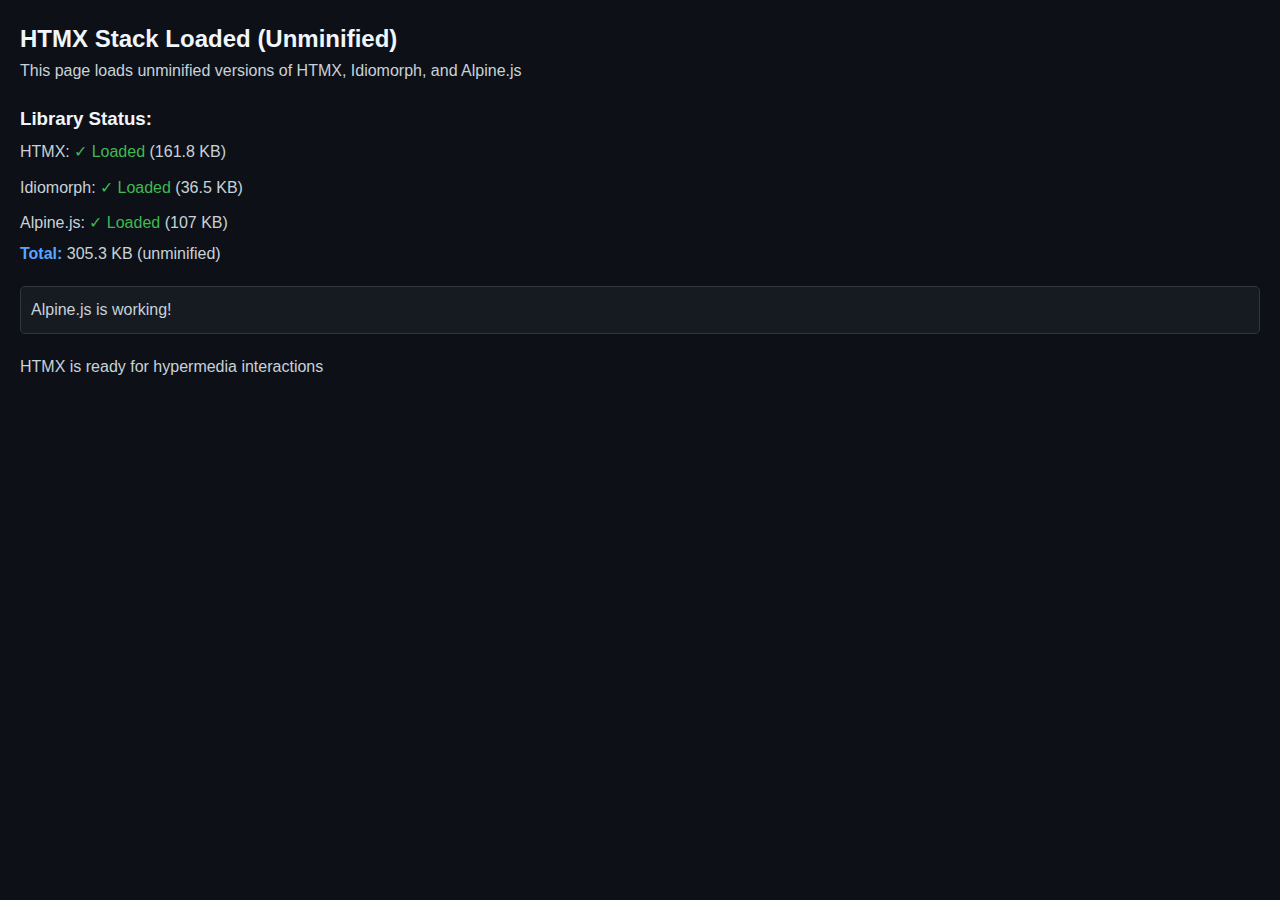
<file: htmx_idiomorph_alpine_vs_datastar/htmx_stack.html>
<!DOCTYPE html>
<html lang="en">
<head>
    <meta charset="UTF-8">
    <meta name="viewport" content="width=device-width, initial-scale=1.0">
    <title>HTMX + Idiomorph + Alpine.js Stack Test</title>
    <link rel="stylesheet" href="../css/styles.css">
    <script>
        window.loadStartTime = performance.now();
        window.librariesLoaded = 0;
        window.totalLibraries = 3;
        
        function checkAllLoaded() {
            window.librariesLoaded++;
            if (window.librariesLoaded === window.totalLibraries) {
                window.loadEndTime = performance.now();
                window.totalLoadTime = window.loadEndTime - window.loadStartTime;
                
                // Send timing data to parent window
                if (window.parent !== window) {
                    window.parent.postMessage({
                        type: 'loadComplete',
                        version: 'stack',
                        time: window.totalLoadTime
                    }, '*');
                }
            }
        }
    </script>
    <script src="../js/htmx.js"></script>
    <script src="../js/idiomorph.js"></script>
    <script defer src="../js/alpine.js"></script>
    <script>
        // HTMX loaded
        htmx.onLoad(function() {
            checkAllLoaded();
        });
        
        // Idiomorph loads synchronously, so count it
        checkAllLoaded();
        
        // Alpine.js loaded (defer attribute)
        document.addEventListener('alpine:init', () => {
            checkAllLoaded();
        });
    </script>
</head>
<body class="test-page">
        <h2>HTMX Stack Loaded (Unminified)</h2>
        <p>This page loads unminified versions of HTMX, Idiomorph, and Alpine.js</p>
        
        <div class="stats-container-spaced">
            <h3>Library Status:</h3>
            <ul>
                <li>HTMX: <span class="status-loaded">✓ Loaded</span> (161.8 KB)</li>
                <li>Idiomorph: <span class="status-loaded">✓ Loaded</span> (36.5 KB)</li>
                <li>Alpine.js: <span class="status-loaded">✓ Loaded</span> (107 KB)</li>
            </ul>
            <p><strong>Total:</strong> 305.3 KB (unminified)</p>
        </div>
        
        <!-- Alpine.js test -->
        <div x-data="{ message: 'Alpine.js is working!' }" class="test-demo">
            <p x-text="message"></p>
        </div>
        
        <!-- HTMX test -->
        <div class="stats-container-spaced">
            <p>HTMX is ready for hypermedia interactions</p>
        </div>
</body>
</html>
</file>
<file: css/styles.css>
* {
    margin: 0;
    padding: 0;
    box-sizing: border-box;
}

body {
    font-family: -apple-system, BlinkMacSystemFont, 'Segoe UI', Roboto, Oxygen, Ubuntu, Cantarell, sans-serif;
    background-color: #0d1117;
    color: #c9d1d9;
    line-height: 1.6;
}

.container {
    max-width: 1200px;
    margin: 0 auto;
    padding: 20px;
}

h1 {
    text-align: center;
    color: #f0f6fc;
    margin-bottom: 10px;
    font-size: 2.5em;
}

h2 {
    color: #f0f6fc;
}

h3 {
    color: #f0f6fc;
}

h4 {
    color: #f0f6fc;
}

.subtitle {
    text-align: center;
    color: #8b949e;
    margin-bottom: 30px;
    font-size: 1.1em;
}

.subtitle-highlight {
    text-align: center;
    color: #58a6ff;
    font-weight: 600;
    margin-top: -10px;
}

.controls {
    text-align: center;
    margin-bottom: 30px;
}

.btn {
    padding: 12px 24px;
    font-size: 16px;
    border: none;
    border-radius: 5px;
    cursor: pointer;
    margin: 0 10px;
    transition: all 0.3s ease;
    text-decoration: none;
    display: inline-block;
}

.btn-primary {
    background-color: #238636;
    color: white;
}

.btn-primary:hover {
    background-color: #2ea043;
    transform: translateY(-2px);
    box-shadow: 0 4px 8px rgba(0,0,0,0.3);
}

.btn-secondary {
    background-color: #21262d;
    color: #c9d1d9;
    border: 1px solid #30363d;
}

.btn-secondary:hover {
    background-color: #30363d;
    border-color: #8b949e;
}

.back-button {
    margin-bottom: 20px;
}

.stats-container {
    display: flex;
    justify-content: center;
    margin-bottom: 30px;
}

.stats-container-spaced {
    margin-top: 20px;
}

.stat-card {
    background: linear-gradient(135deg, #161b22 0%, #1c2128 100%);
    border-radius: 10px;
    padding: 20px;
    box-shadow: 0 2px 10px rgba(0,0,0,0.3);
    text-align: center;
    border: 1px solid #30363d;
}

.stat-card h3 {
    color: #f0f6fc;
    margin-bottom: 15px;
}

.file-info p {
    margin: 8px 0;
    font-size: 1.1em;
}

.file-info strong {
    color: #58a6ff;
}

.file-info ul {
    text-align: left;
    margin: 10px 0;
    padding-left: 20px;
}

.results-container {
    display: grid;
    grid-template-columns: 1fr 1fr;
    gap: 30px;
    margin-bottom: 30px;
}

.result-section {
    background: linear-gradient(135deg, #161b22 0%, #1c2128 100%);
    border-radius: 10px;
    padding: 20px;
    box-shadow: 0 2px 10px rgba(0,0,0,0.3);
    border: 1px solid #30363d;
}

.result-section h2 {
    color: #f0f6fc;
    margin-bottom: 15px;
    text-align: center;
}

.result-section-subtitle {
    text-align: center;
    color: #8b949e;
    margin-bottom: 10px;
}

.iframe-container {
    width: 100%;
    height: 200px;
    border: 2px solid #30363d;
    border-radius: 5px;
    overflow: hidden;
    margin-bottom: 15px;
    background: #0d1117;
}

iframe {
    width: 100%;
    height: 100%;
    border: none;
}

.timing-info {
    text-align: center;
    font-size: 1.2em;
}

.time {
    font-weight: bold;
    color: #58a6ff;
    font-size: 1.3em;
}

.comparison-summary {
    background: #0d1117;
    border: 2px solid #238636;
    border-radius: 10px;
    padding: 20px;
    text-align: center;
    margin-bottom: 30px;
}

.comparison-summary h3 {
    color: #3fb950;
    margin-bottom: 15px;
}

.comparison-summary p {
    font-size: 1.1em;
    margin: 8px 0;
}

.comparison-summary span {
    font-weight: bold;
    color: #3fb950;
}

.test-results {
    background: #161b22;
    border-radius: 10px;
    padding: 20px;
    box-shadow: 0 2px 10px rgba(0,0,0,0.3);
    border: 1px solid #30363d;
}

.test-results h3 {
    color: #f0f6fc;
    margin-bottom: 15px;
}

table {
    width: 100%;
    border-collapse: collapse;
    margin-bottom: 20px;
}

th, td {
    padding: 12px;
    text-align: center;
    border-bottom: 1px solid #30363d;
    color: #c9d1d9;
}

th {
    background-color: #161b22;
    font-weight: 600;
    color: #f0f6fc;
}

tr:hover {
    background-color: #1c2128;
}

.average-results {
    background: #1c2128;
    border-radius: 8px;
    padding: 15px;
    margin-top: 20px;
    border: 1px solid #30363d;
}

.average-results h4 {
    color: #f0f6fc;
    margin-bottom: 10px;
}

.average-results p {
    margin: 5px 0;
}

.average-results span {
    font-weight: bold;
    color: #58a6ff;
}

/* Warning Banner */
.warning-banner {
    background-color: #f39c12;
    color: #0d1117;
    padding: 15px;
    text-align: center;
    font-weight: bold;
    position: sticky;
    top: 0;
    z-index: 1000;
    box-shadow: 0 2px 4px rgba(0,0,0,0.3);
}

.warning-banner-compact {
    padding: 12px;
}

/* Info Sections */
.info-section {
    margin-top: 40px;
    padding: 30px;
    background: #161b22;
    border-radius: 10px;
    border-left: 4px solid #58a6ff;
    border: 1px solid #30363d;
}

.info-section h2 {
    color: #f0f6fc;
    margin-bottom: 20px;
}

.info-section p {
    text-align: left;
    color: #c9d1d9;
    line-height: 1.8;
    margin-bottom: 15px;
}

.info-section a {
    color: #58a6ff;
    text-decoration: none;
}

.info-section a:hover {
    text-decoration: underline;
}

.info-section ul {
    text-align: left;
    color: #c9d1d9;
    line-height: 1.8;
    margin-bottom: 15px;
    padding-left: 20px;
}

.info-section strong {
    color: #f0f6fc;
}

.info-section-italic {
    font-style: italic;
}

/* Blue Info Box */
.info-box-blue {
    background: #0d1117;
    border-left: 4px solid #2196f3;
    padding: 20px;
    margin: 20px 0;
    border-radius: 4px;
    border: 1px solid #1565c0;
}

.info-box-blue h3 {
    margin-top: 0;
    color: #58a6ff;
}

.info-box-blue p {
    margin-bottom: 10px;
    line-height: 1.6;
}

.info-box-blue p:last-child {
    margin: 0;
}

.info-box-blue strong {
    color: #f0f6fc;
}

.info-box-blue em {
    color: #c9d1d9;
}

/* Center Text Utilities */
.text-center {
    text-align: center;
}

.text-muted {
    color: #8b949e;
}

.mt-50 {
    margin-top: 50px;
}

/* Library Grid */
.library-grid {
    display: grid;
    grid-template-columns: repeat(auto-fit, minmax(300px, 1fr));
    gap: 20px;
    margin-top: 30px;
}

.library-card {
    background: #161b22;
    border-radius: 10px;
    padding: 30px;
    box-shadow: 0 2px 10px rgba(0,0,0,0.3);
    text-align: center;
    transition: transform 0.3s ease, box-shadow 0.3s ease;
    border: 1px solid #30363d;
}

.library-card:hover {
    transform: translateY(-5px);
    box-shadow: 0 5px 20px rgba(0,0,0,0.5);
    border-color: #58a6ff;
}

.library-card h2 {
    color: #f0f6fc;
    margin-bottom: 15px;
}

.library-card p {
    color: #8b949e;
    margin-bottom: 20px;
}

.library-card a {
    display: inline-block;
    padding: 12px 24px;
    background-color: #238636;
    color: white;
    text-decoration: none;
    border-radius: 5px;
    transition: background-color 0.3s ease;
}

.library-card a:hover {
    background-color: #2ea043;
}

.coming-soon {
    opacity: 0.5;
    cursor: not-allowed;
}

.coming-soon a {
    background-color: #30363d;
    pointer-events: none;
}

/* Test Page Styles */
.test-page {
    background-color: #0d1117;
    color: #c9d1d9;
    font-family: -apple-system, BlinkMacSystemFont, 'Segoe UI', Roboto, Oxygen, Ubuntu, Cantarell, sans-serif;
    margin: 0;
    padding: 20px;
}

.test-page h2 {
    color: #f0f6fc;
}

.test-page h3 {
    color: #f0f6fc;
}

.test-page strong {
    color: #58a6ff;
}

.test-page ul {
    list-style-type: none;
    padding-left: 0;
}

.test-page li {
    padding: 5px 0;
}

.status-loaded {
    color: #3fb950;
}

.test-demo {
    margin-top: 20px;
    padding: 10px;
    background: #161b22;
    border: 1px solid #30363d;
    border-radius: 5px;
}

/* Responsive */
@media (max-width: 768px) {
    .results-container {
        grid-template-columns: 1fr;
    }
    
    h1 {
        font-size: 2em;
    }
    
    .btn {
        display: block;
        width: 100%;
        margin: 10px 0;
    }
    
    .stats-container {
        flex-direction: column;
    }
    
    .stat-card {
        margin-bottom: 20px;
    }
}
</file>
